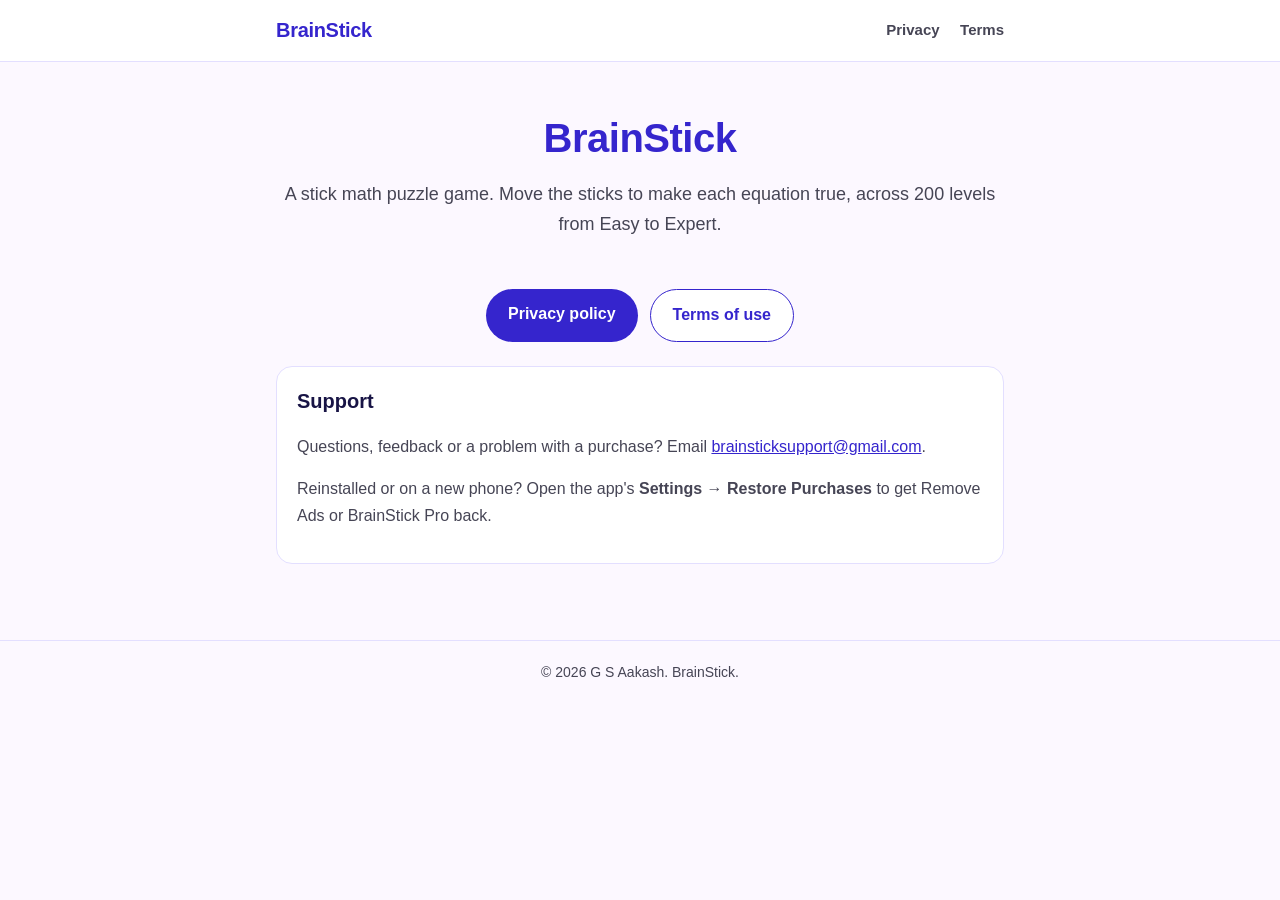
<file: index.html>
<!doctype html>
<html lang="en">
  <head>
    <meta charset="utf-8" />
    <meta name="viewport" content="width=device-width, initial-scale=1" />
    <title>BrainStick</title>
    <meta name="description" content="BrainStick is a stick math puzzle game: move sticks to make the equation true." />
    <link rel="stylesheet" href="style.css" />
  </head>
  <body>
    <header>
      <div class="bar">
        <a class="brand" href="./">BrainStick</a>
        <nav>
          <a href="privacy.html">Privacy</a>
          <a href="terms.html">Terms</a>
        </nav>
      </div>
    </header>

    <main>
      <section class="hero">
        <h1>BrainStick</h1>
        <p>A stick math puzzle game. Move the sticks to make each equation true, across 200 levels from Easy to Expert.</p>
      </section>

      <div class="links">
        <a class="button" href="privacy.html">Privacy policy</a>
        <a class="button secondary" href="terms.html">Terms of use</a>
      </div>

      <div class="card">
        <h2 style="margin-top: 0">Support</h2>
        <p>Questions, feedback or a problem with a purchase? Email <a href="mailto:brainsticksupport@gmail.com">brainsticksupport@gmail.com</a>.</p>
        <p>Reinstalled or on a new phone? Open the app's <strong>Settings → Restore Purchases</strong> to get Remove Ads or BrainStick Pro back.</p>
      </div>
    </main>

    <footer>© 2026 G S Aakash. BrainStick.</footer>
  </body>
</html>
</file>
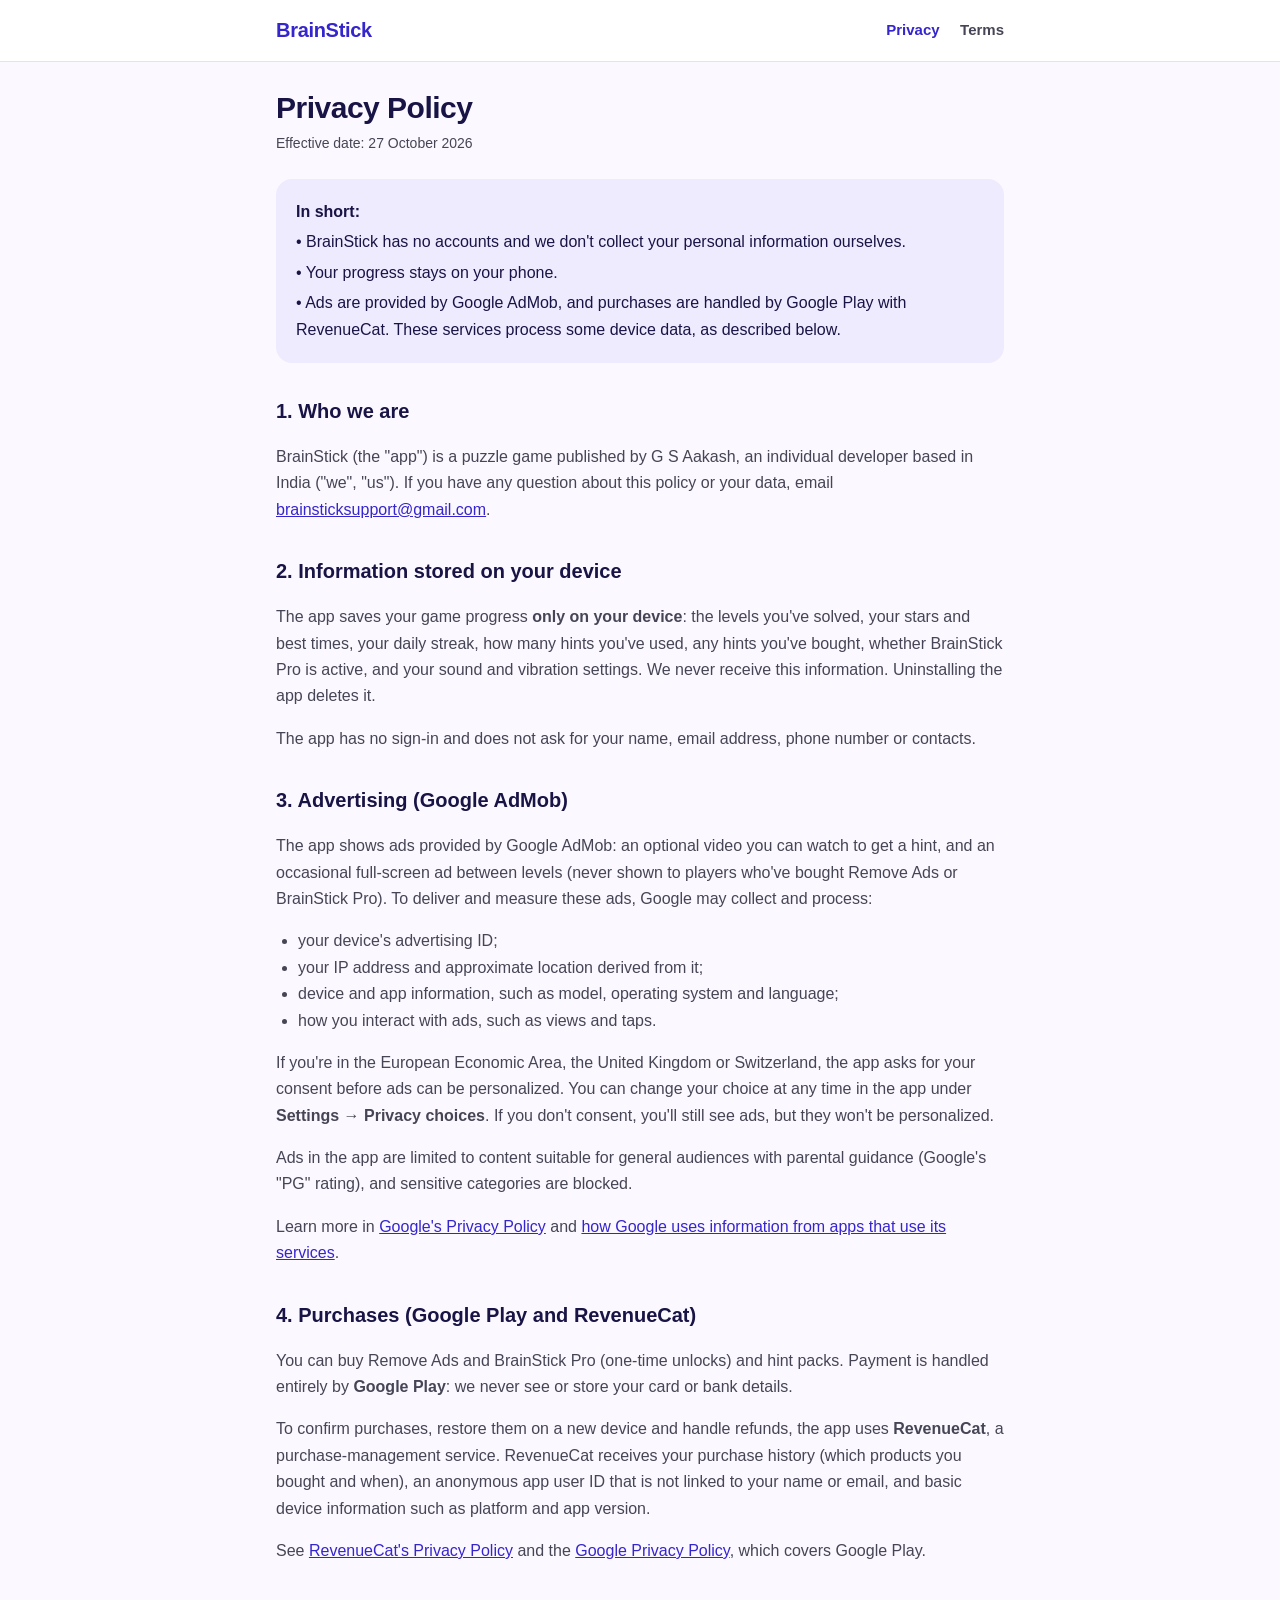
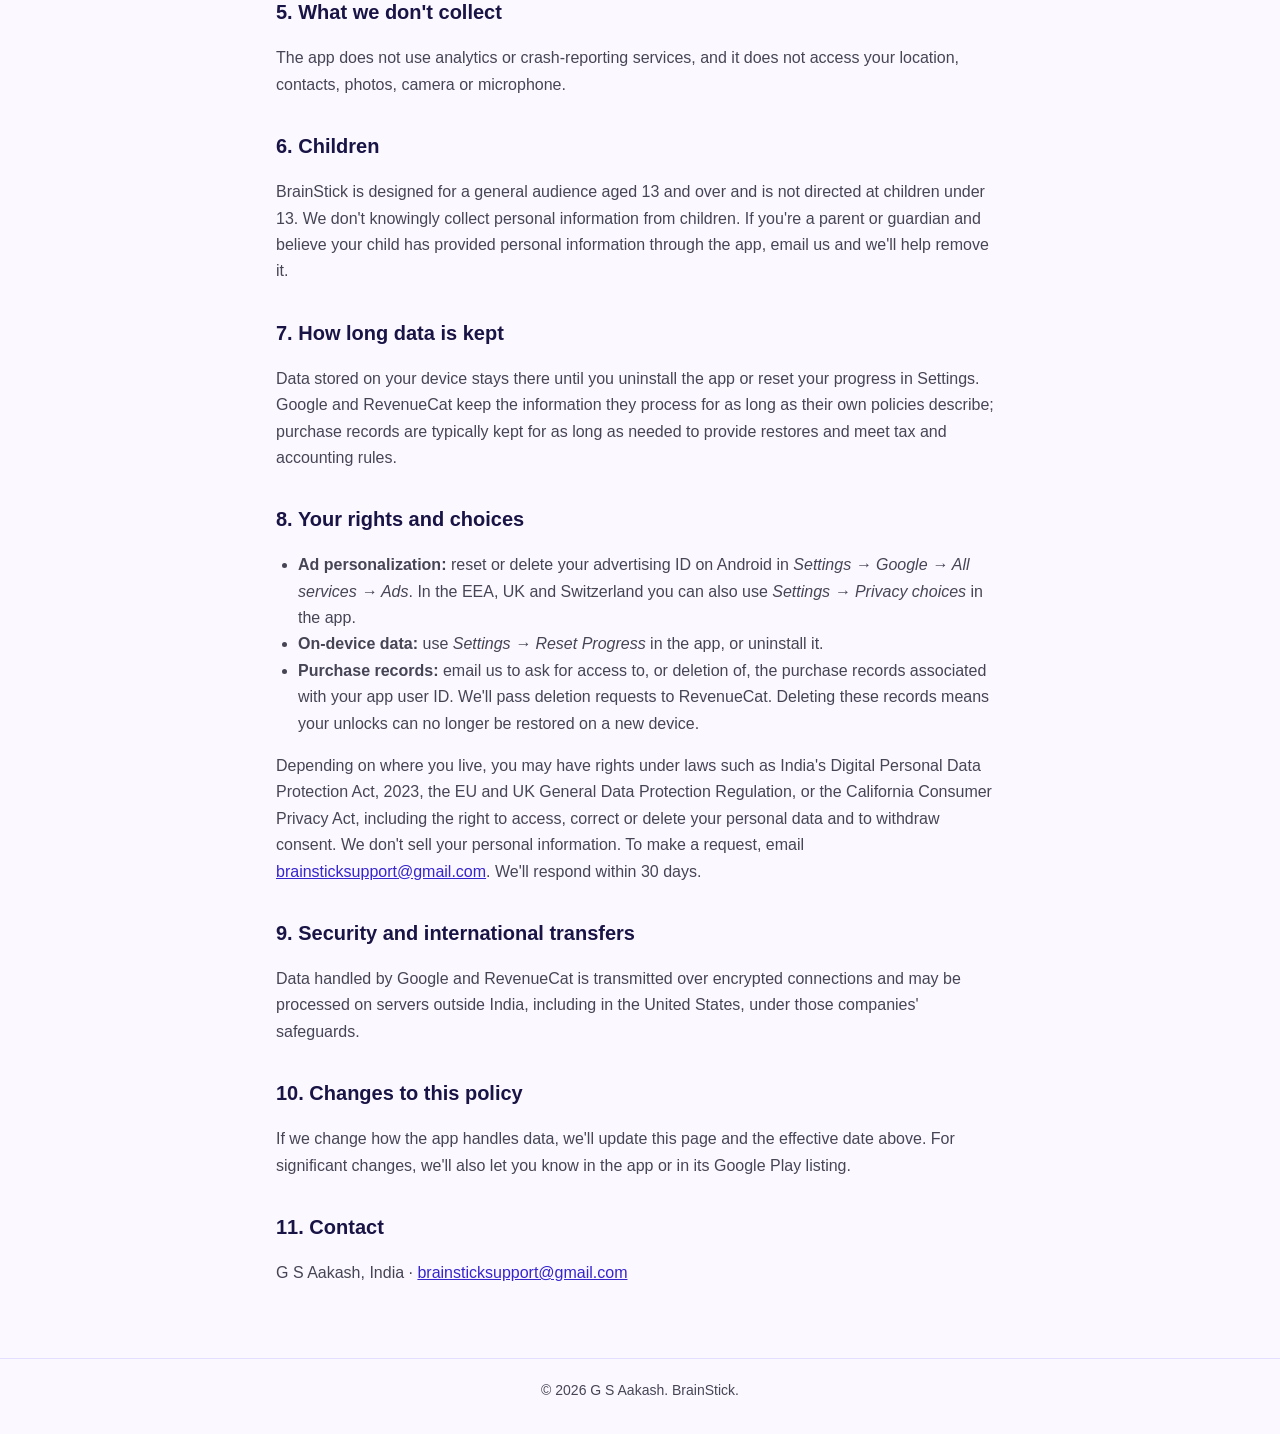
<file: privacy.html>
<!doctype html>
<!--
  Template written to match how the BrainStick app works (on-device storage, AdMob, RevenueCat).
  It is not legal advice: review it, and update it whenever the app starts using new services or data.
-->
<html lang="en">
  <head>
    <meta charset="utf-8" />
    <meta name="viewport" content="width=device-width, initial-scale=1" />
    <title>Privacy Policy · BrainStick</title>
    <meta name="description" content="How the BrainStick game handles your data." />
    <link rel="stylesheet" href="style.css" />
  </head>
  <body>
    <header>
      <div class="bar">
        <a class="brand" href="./">BrainStick</a>
        <nav>
          <a href="privacy.html" aria-current="page">Privacy</a>
          <a href="terms.html">Terms</a>
        </nav>
      </div>
    </header>

    <main>
      <h1>Privacy Policy</h1>
      <p class="meta">Effective date: 27 October 2026</p>

      <div class="summary">
        <p><strong>In short:</strong></p>
        <p>• BrainStick has no accounts and we don't collect your personal information ourselves.</p>
        <p>• Your progress stays on your phone.</p>
        <p>• Ads are provided by Google AdMob, and purchases are handled by Google Play with RevenueCat. These services process some device data, as described below.</p>
      </div>

      <h2>1. Who we are</h2>
      <p>
        BrainStick (the "app") is a puzzle game published by G S Aakash, an individual developer based in India
        ("we", "us"). If you have any question about this policy or your data, email
        <a href="mailto:brainsticksupport@gmail.com">brainsticksupport@gmail.com</a>.
      </p>

      <h2>2. Information stored on your device</h2>
      <p>
        The app saves your game progress <strong>only on your device</strong>: the levels you've solved, your stars and
        best times, your daily streak, how many hints you've used, any hints you've bought, whether BrainStick Pro is
        active, and your sound and vibration settings. We never receive this information. Uninstalling the app deletes
        it.
      </p>
      <p>The app has no sign-in and does not ask for your name, email address, phone number or contacts.</p>

      <h2>3. Advertising (Google AdMob)</h2>
      <p>
        The app shows ads provided by Google AdMob: an optional video you can watch to get a hint, and an occasional
        full-screen ad between levels (never shown to players who've bought Remove Ads or BrainStick Pro). To deliver and measure these ads,
        Google may collect and process:
      </p>
      <ul>
        <li>your device's advertising ID;</li>
        <li>your IP address and approximate location derived from it;</li>
        <li>device and app information, such as model, operating system and language;</li>
        <li>how you interact with ads, such as views and taps.</li>
      </ul>
      <p>
        If you're in the European Economic Area, the United Kingdom or Switzerland, the app asks for your consent
        before ads can be personalized. You can change your choice at any time in the app under
        <strong>Settings → Privacy choices</strong>. If you don't consent, you'll still see ads, but they won't be
        personalized.
      </p>
      <p>
        Ads in the app are limited to content suitable for general audiences with parental guidance (Google's "PG"
        rating), and sensitive categories are blocked.
      </p>
      <p>
        Learn more in <a href="https://policies.google.com/privacy" rel="noopener">Google's Privacy Policy</a> and
        <a href="https://policies.google.com/technologies/partner-sites" rel="noopener">how Google uses information from
        apps that use its services</a>.
      </p>

      <h2>4. Purchases (Google Play and RevenueCat)</h2>
      <p>
        You can buy Remove Ads and BrainStick Pro (one-time unlocks) and hint packs. Payment is handled entirely by
        <strong>Google Play</strong>: we never see or store your card or bank details.
      </p>
      <p>
        To confirm purchases, restore them on a new device and handle refunds,
        the app uses <strong>RevenueCat</strong>, a purchase-management service. RevenueCat receives your purchase
        history (which products you bought and when), an anonymous app user ID that is not
        linked to your name or email, and basic device information such as platform and app version.
      </p>
      <p>
        See <a href="https://www.revenuecat.com/privacy/" rel="noopener">RevenueCat's Privacy Policy</a> and the
        <a href="https://policies.google.com/privacy" rel="noopener">Google Privacy Policy</a>, which covers Google
        Play.
      </p>

      <h2>5. What we don't collect</h2>
      <p>
        The app does not use analytics or crash-reporting services, and it does not access your location, contacts,
        photos, camera or microphone.
      </p>

      <h2>6. Children</h2>
      <p>
        BrainStick is designed for a general audience aged 13 and over and is not directed at children under 13. We
        don't knowingly collect personal information from children. If you're a parent or guardian and believe your
        child has provided personal information through the app, email us and we'll help remove it.
      </p>

      <h2>7. How long data is kept</h2>
      <p>
        Data stored on your device stays there until you uninstall the app or reset your progress in Settings.
        Google and RevenueCat keep the information they process for as long as their own policies describe; purchase
        records are typically kept for as long as needed to provide restores and meet tax and accounting rules.
      </p>

      <h2>8. Your rights and choices</h2>
      <ul>
        <li>
          <strong>Ad personalization:</strong> reset or delete your advertising ID on Android in
          <em>Settings → Google → All services → Ads</em>. In the EEA, UK and Switzerland you can also use
          <em>Settings → Privacy choices</em> in the app.
        </li>
        <li><strong>On-device data:</strong> use <em>Settings → Reset Progress</em> in the app, or uninstall it.</li>
        <li>
          <strong>Purchase records:</strong> email us to ask for access to, or deletion of, the purchase records
          associated with your app user ID. We'll pass deletion requests to RevenueCat. Deleting these records means
          your unlocks can no longer be restored on a new device.
        </li>
      </ul>
      <p>
        Depending on where you live, you may have rights under laws such as India's Digital Personal Data Protection
        Act, 2023, the EU and UK General Data Protection Regulation, or the California Consumer Privacy Act, including
        the right to access, correct or delete your personal data and to withdraw consent. We don't sell your personal
        information. To make a request, email <a href="mailto:brainsticksupport@gmail.com">brainsticksupport@gmail.com</a>. We'll respond
        within 30 days.
      </p>

      <h2>9. Security and international transfers</h2>
      <p>
        Data handled by Google and RevenueCat is transmitted over encrypted connections and may be processed on servers
        outside India, including in the United States, under those companies' safeguards.
      </p>

      <h2>10. Changes to this policy</h2>
      <p>
        If we change how the app handles data, we'll update this page and the effective date above. For significant
        changes, we'll also let you know in the app or in its Google Play listing.
      </p>

      <h2>11. Contact</h2>
      <p>
        G S Aakash, India · <a href="mailto:brainsticksupport@gmail.com">brainsticksupport@gmail.com</a>
      </p>
    </main>

    <footer>© 2026 G S Aakash. BrainStick.</footer>
  </body>
</html>
</file>
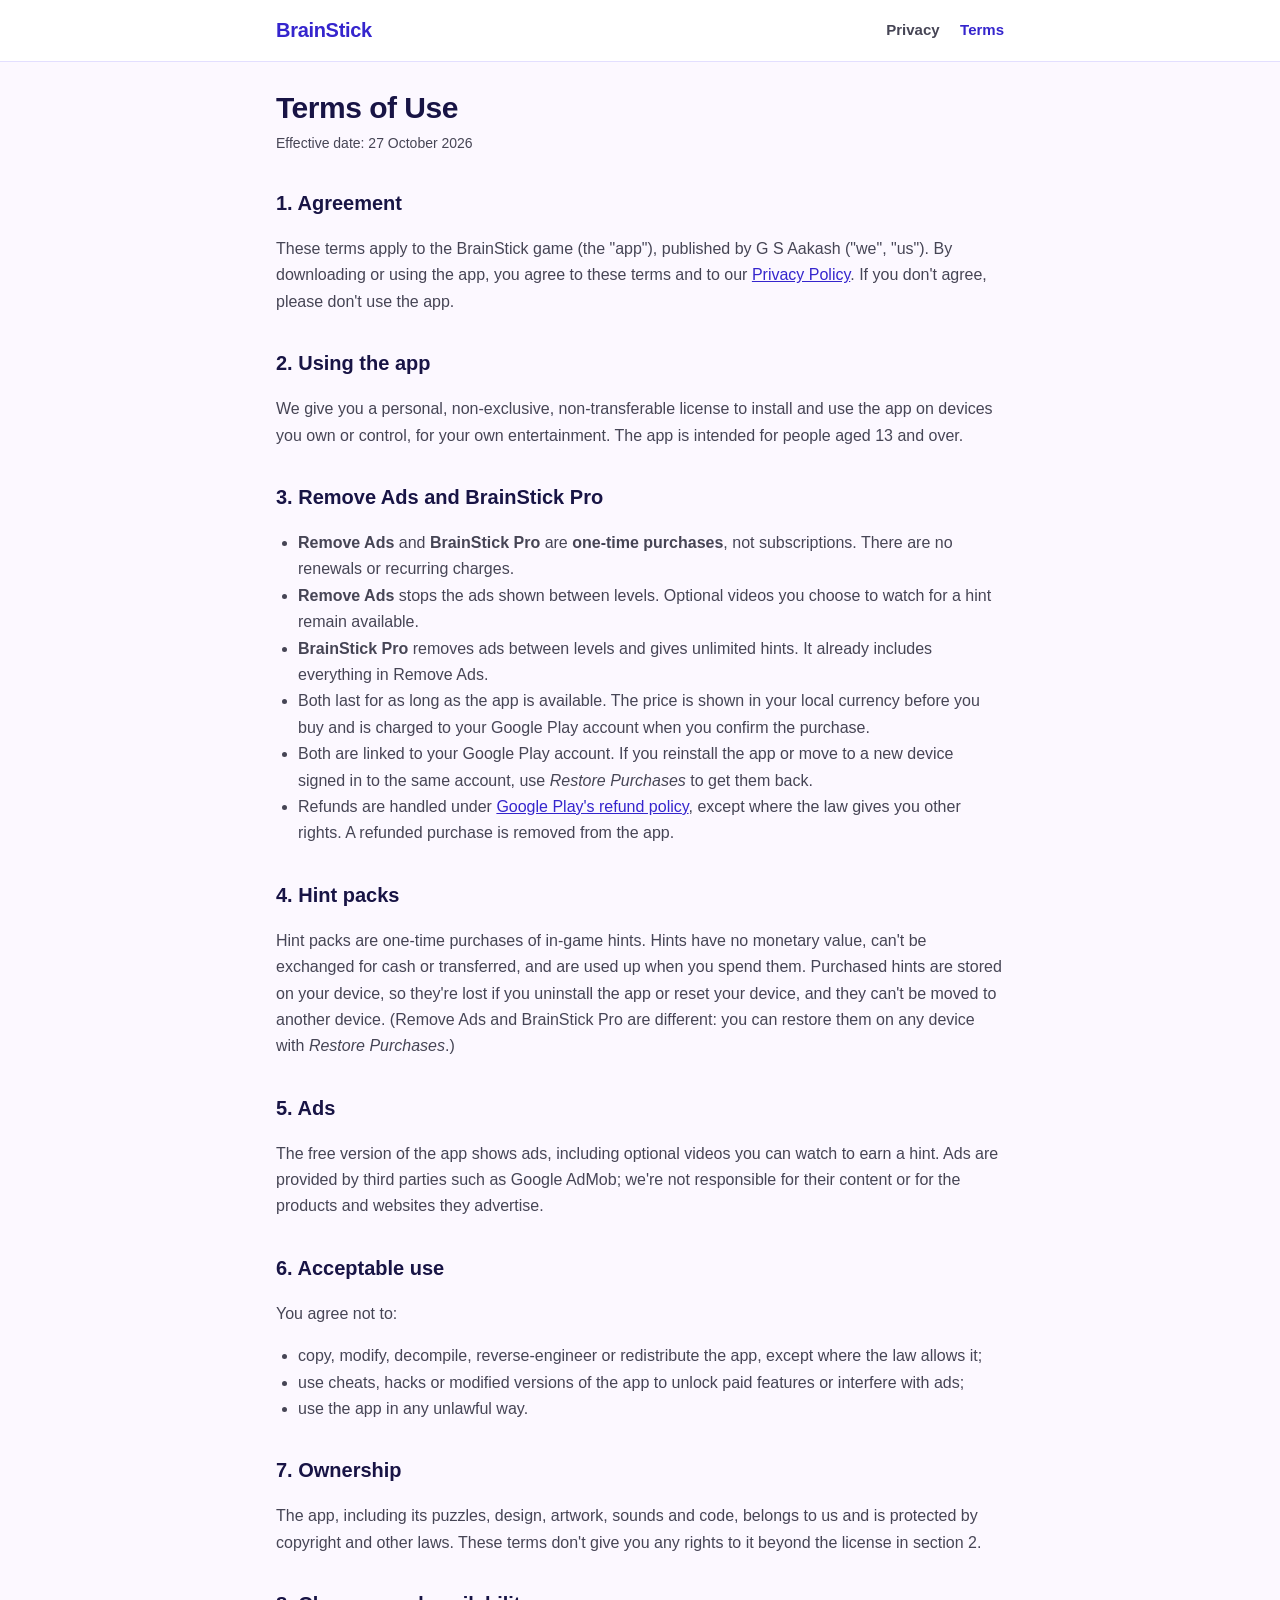
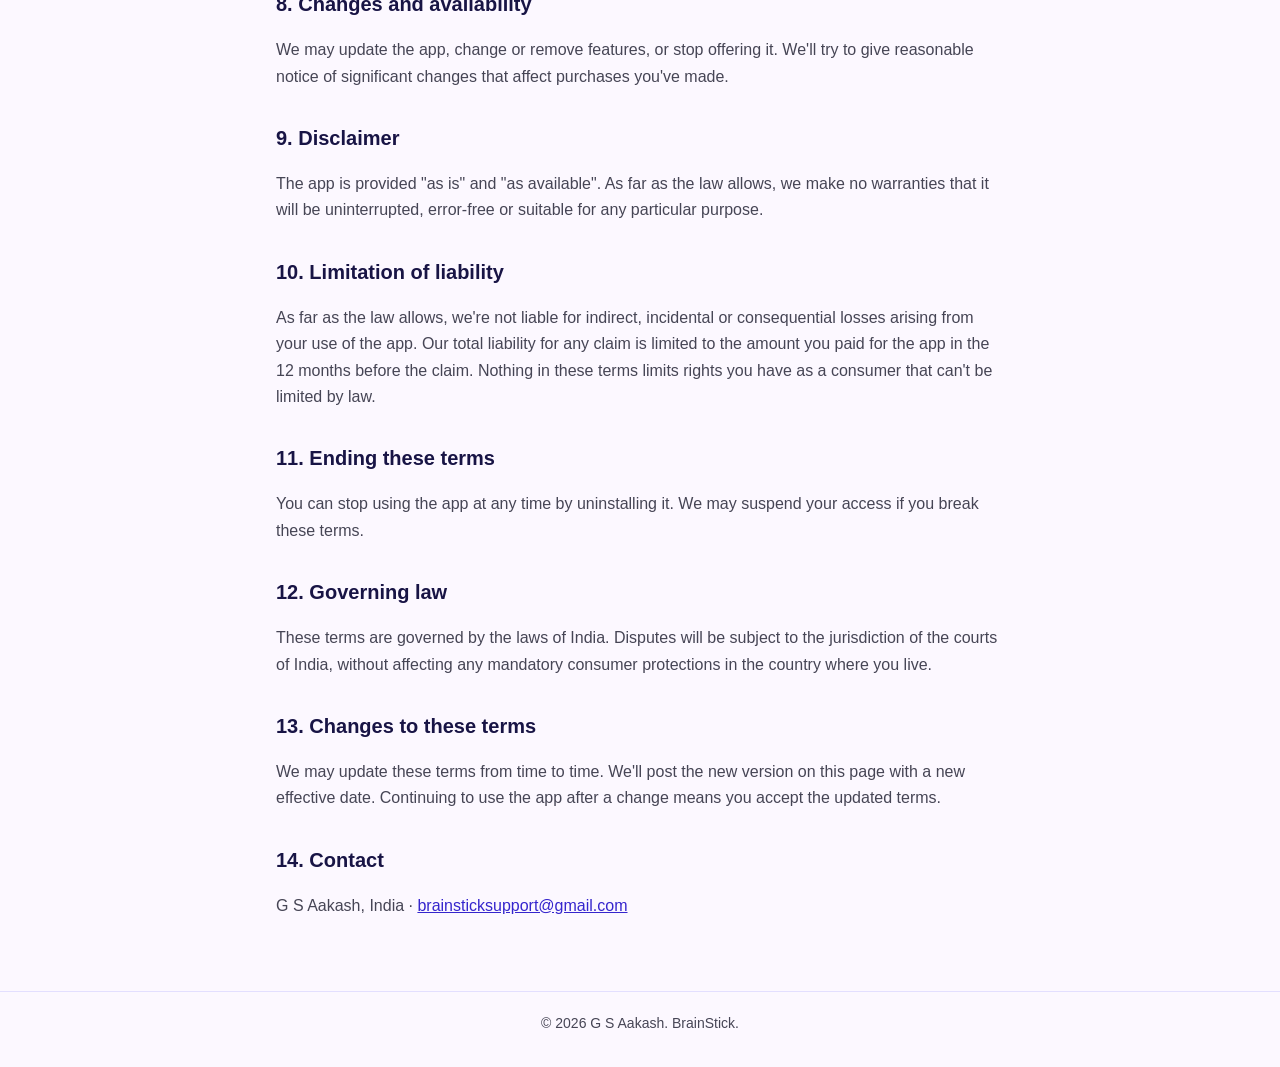
<file: terms.html>
<!doctype html>
<!--
  Template written for BrainStick (one-time Pro and Remove Ads unlocks and consumable hint packs via Google Play, ads, no accounts).
  It is not legal advice: review it before publishing.
-->
<html lang="en">
  <head>
    <meta charset="utf-8" />
    <meta name="viewport" content="width=device-width, initial-scale=1" />
    <title>Terms of Use · BrainStick</title>
    <meta name="description" content="The terms for using the BrainStick game and BrainStick Pro." />
    <link rel="stylesheet" href="style.css" />
  </head>
  <body>
    <header>
      <div class="bar">
        <a class="brand" href="./">BrainStick</a>
        <nav>
          <a href="privacy.html">Privacy</a>
          <a href="terms.html" aria-current="page">Terms</a>
        </nav>
      </div>
    </header>

    <main>
      <h1>Terms of Use</h1>
      <p class="meta">Effective date: 27 October 2026</p>

      <h2>1. Agreement</h2>
      <p>
        These terms apply to the BrainStick game (the "app"), published by G S Aakash ("we", "us"). By
        downloading or using the app, you agree to these terms and to our <a href="privacy.html">Privacy Policy</a>.
        If you don't agree, please don't use the app.
      </p>

      <h2>2. Using the app</h2>
      <p>
        We give you a personal, non-exclusive, non-transferable license to install and use the app on devices you own
        or control, for your own entertainment. The app is intended for people aged 13 and over.
      </p>

      <h2>3. Remove Ads and BrainStick Pro</h2>
      <ul>
        <li>
          <strong>Remove Ads</strong> and <strong>BrainStick Pro</strong> are <strong>one-time purchases</strong>, not
          subscriptions. There are no renewals or recurring charges.
        </li>
        <li>
          <strong>Remove Ads</strong> stops the ads shown between levels. Optional videos you choose to watch for a
          hint remain available.
        </li>
        <li>
          <strong>BrainStick Pro</strong> removes ads between levels and gives unlimited hints. It already includes
          everything in Remove Ads.
        </li>
        <li>
          Both last for as long as the app is available. The price is shown in your local currency before you buy and is
          charged to your Google Play account when you confirm the purchase.
        </li>
        <li>
          Both are linked to your Google Play account. If you reinstall the app or move to a new device signed in to the
          same account, use <em>Restore Purchases</em> to get them back.
        </li>
        <li>
          Refunds are handled under <a href="https://support.google.com/googleplay/answer/2479637" rel="noopener">Google
          Play's refund policy</a>, except where the law gives you other rights. A refunded purchase is removed from the
          app.
        </li>
      </ul>

      <h2>4. Hint packs</h2>
      <p>
        Hint packs are one-time purchases of in-game hints. Hints have no monetary value, can't be exchanged for cash
        or transferred, and are used up when you spend them. Purchased hints are stored on your device, so they're lost
        if you uninstall the app or reset your device, and they can't be moved to another device. (Remove Ads and BrainStick Pro
        are different: you can restore them on any device with <em>Restore Purchases</em>.)
      </p>

      <h2>5. Ads</h2>
      <p>
        The free version of the app shows ads, including optional videos you can watch to earn a hint. Ads are provided
        by third parties such as Google AdMob; we're not responsible for their content or for the products and websites
        they advertise.
      </p>

      <h2>6. Acceptable use</h2>
      <p>You agree not to:</p>
      <ul>
        <li>copy, modify, decompile, reverse-engineer or redistribute the app, except where the law allows it;</li>
        <li>use cheats, hacks or modified versions of the app to unlock paid features or interfere with ads;</li>
        <li>use the app in any unlawful way.</li>
      </ul>

      <h2>7. Ownership</h2>
      <p>
        The app, including its puzzles, design, artwork, sounds and code, belongs to us and is protected by copyright and
        other laws. These terms don't give you any rights to it beyond the license in section 2.
      </p>

      <h2>8. Changes and availability</h2>
      <p>
        We may update the app, change or remove features, or stop offering it. We'll try to give reasonable notice of
        significant changes that affect purchases you've made.
      </p>

      <h2>9. Disclaimer</h2>
      <p>
        The app is provided "as is" and "as available". As far as the law allows, we make no warranties that it will be
        uninterrupted, error-free or suitable for any particular purpose.
      </p>

      <h2>10. Limitation of liability</h2>
      <p>
        As far as the law allows, we're not liable for indirect, incidental or consequential losses arising from your
        use of the app. Our total liability for any claim is limited to the amount you paid for the app in the 12
        months before the claim. Nothing in these terms limits rights you have as a consumer that can't be limited by
        law.
      </p>

      <h2>11. Ending these terms</h2>
      <p>
        You can stop using the app at any time by uninstalling it. We may suspend your access if you break these terms.
      </p>

      <h2>12. Governing law</h2>
      <p>
        These terms are governed by the laws of India. Disputes will be subject to the jurisdiction of the courts of
        India, without affecting any mandatory consumer protections in the country where you live.
      </p>

      <h2>13. Changes to these terms</h2>
      <p>
        We may update these terms from time to time. We'll post the new version on this page with a new effective
        date. Continuing to use the app after a change means you accept the updated terms.
      </p>

      <h2>14. Contact</h2>
      <p>
        G S Aakash, India · <a href="mailto:brainsticksupport@gmail.com">brainsticksupport@gmail.com</a>
      </p>
    </main>

    <footer>© 2026 G S Aakash. BrainStick.</footer>
  </body>
</html>
</file>
<file: style.css>
:root {
  --canvas: #fcf8ff;
  --surface: #ffffff;
  --primary: #3525cd;
  --primary-soft: #efebff;
  --text: #181445;
  --text-muted: #464555;
  --border: #e3dfff;
}

* {
  box-sizing: border-box;
}

body {
  margin: 0;
  background: var(--canvas);
  color: var(--text);
  font-family: -apple-system, BlinkMacSystemFont, 'Segoe UI', Roboto, 'Helvetica Neue', Arial, sans-serif;
  font-size: 16px;
  line-height: 1.65;
}

header {
  background: var(--surface);
  border-bottom: 1px solid var(--border);
}

.bar {
  max-width: 760px;
  margin: 0 auto;
  padding: 14px 16px;
  display: flex;
  align-items: center;
  justify-content: space-between;
  gap: 12px;
  flex-wrap: wrap;
}

.brand {
  font-weight: 800;
  font-size: 20px;
  color: var(--primary);
  text-decoration: none;
  letter-spacing: -0.3px;
}

nav a {
  color: var(--text-muted);
  text-decoration: none;
  margin-left: 16px;
  font-weight: 600;
  font-size: 15px;
}

nav a:first-child {
  margin-left: 0;
}

nav a:hover,
nav a[aria-current='page'] {
  color: var(--primary);
}

main {
  max-width: 760px;
  margin: 0 auto;
  padding: 28px 16px 56px;
}

h1 {
  font-size: 30px;
  line-height: 1.2;
  margin: 0 0 6px;
  letter-spacing: -0.5px;
}

h2 {
  font-size: 20px;
  margin: 32px 0 8px;
}

h3 {
  font-size: 17px;
  margin: 20px 0 4px;
}

p,
li {
  color: var(--text-muted);
}

ul {
  padding-left: 22px;
}

a {
  color: var(--primary);
}

.meta {
  color: var(--text-muted);
  font-size: 14px;
  margin: 0 0 24px;
}

.card {
  background: var(--surface);
  border: 1px solid var(--border);
  border-radius: 16px;
  padding: 18px 20px;
  margin: 20px 0;
}

.summary {
  background: var(--primary-soft);
  border-radius: 16px;
  padding: 16px 20px;
  margin: 0 0 8px;
}

.summary p {
  margin: 4px 0;
  color: var(--text);
}

.hero {
  text-align: center;
  padding: 24px 0 8px;
}

.hero h1 {
  font-size: 40px;
  color: var(--primary);
}

.hero p {
  font-size: 18px;
}

.links {
  display: flex;
  gap: 12px;
  justify-content: center;
  flex-wrap: wrap;
  margin: 24px 0;
}

.button {
  display: inline-block;
  background: var(--primary);
  color: #ffffff;
  text-decoration: none;
  font-weight: 700;
  padding: 12px 22px;
  border-radius: 999px;
}

.button.secondary {
  background: var(--surface);
  color: var(--primary);
  border: 1.5px solid var(--primary);
}

footer {
  border-top: 1px solid var(--border);
  text-align: center;
  padding: 20px 16px 32px;
  font-size: 14px;
  color: var(--text-muted);
}
</file>
